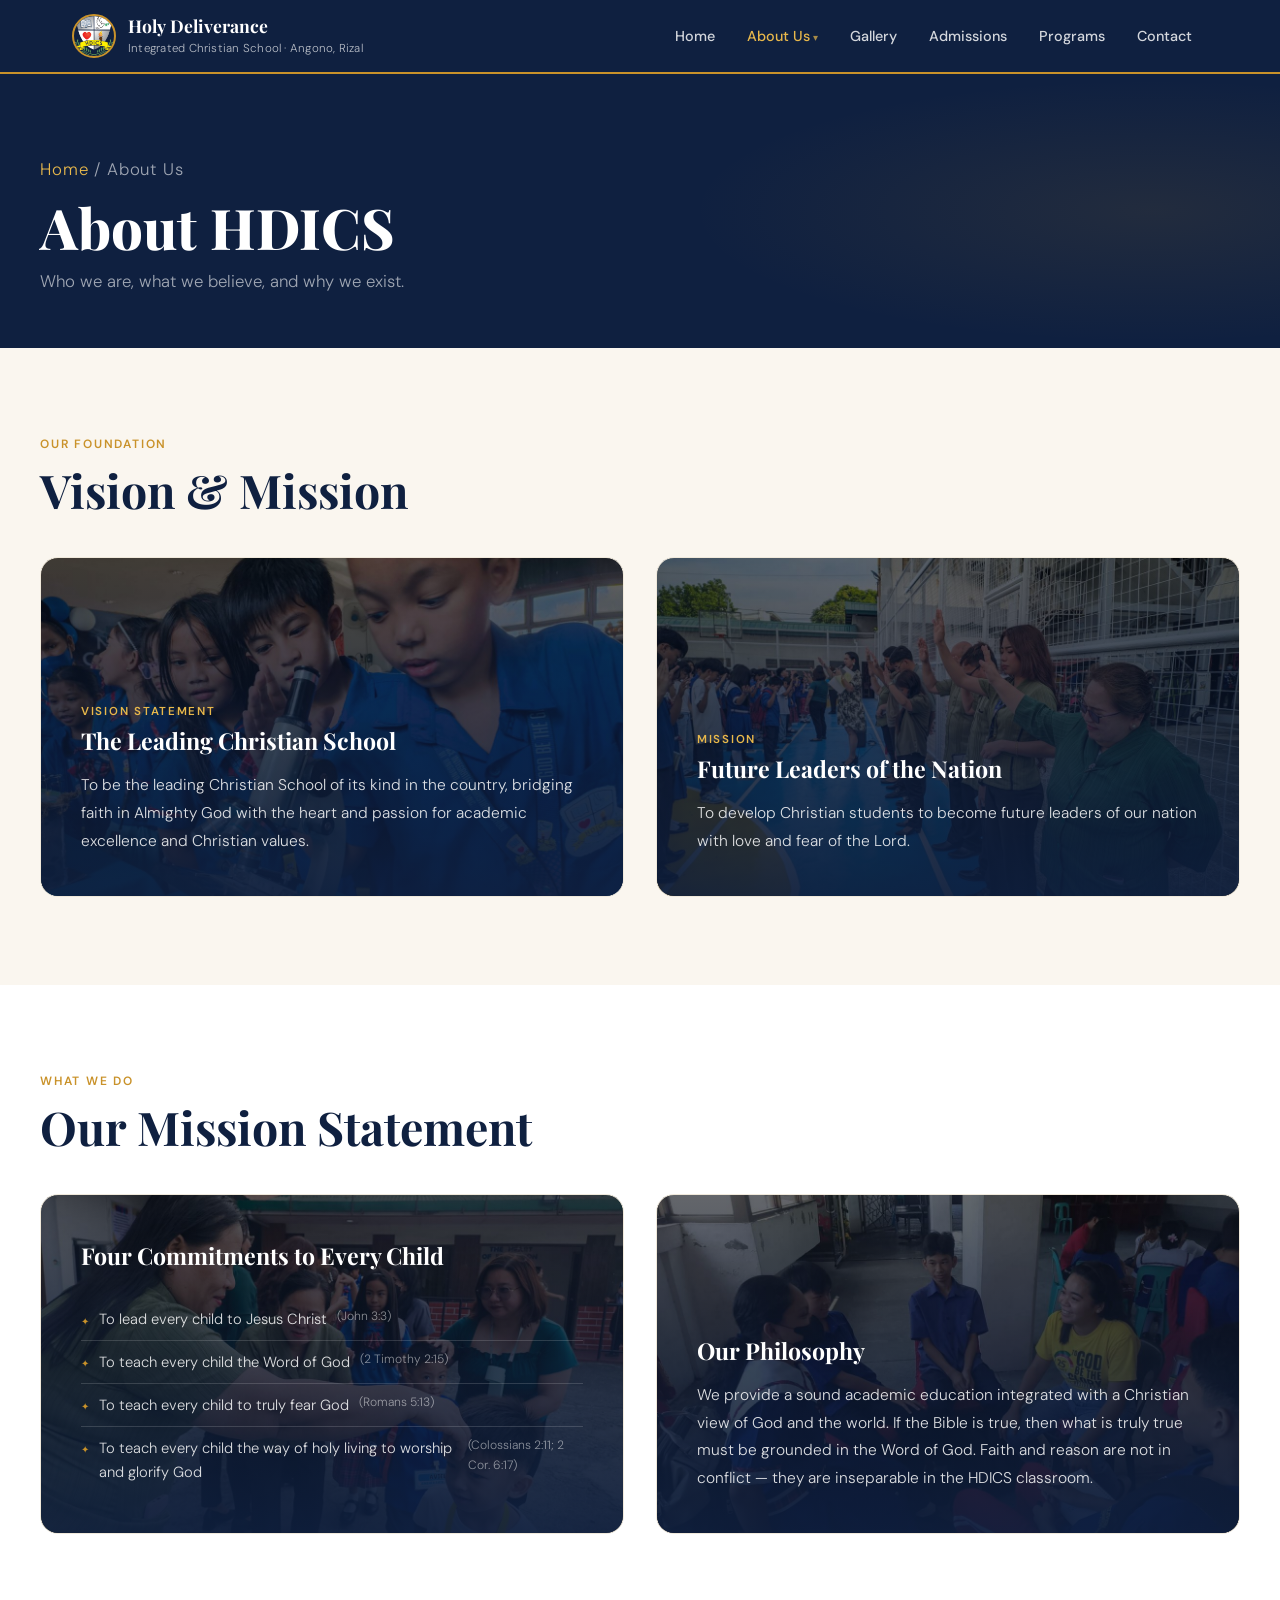
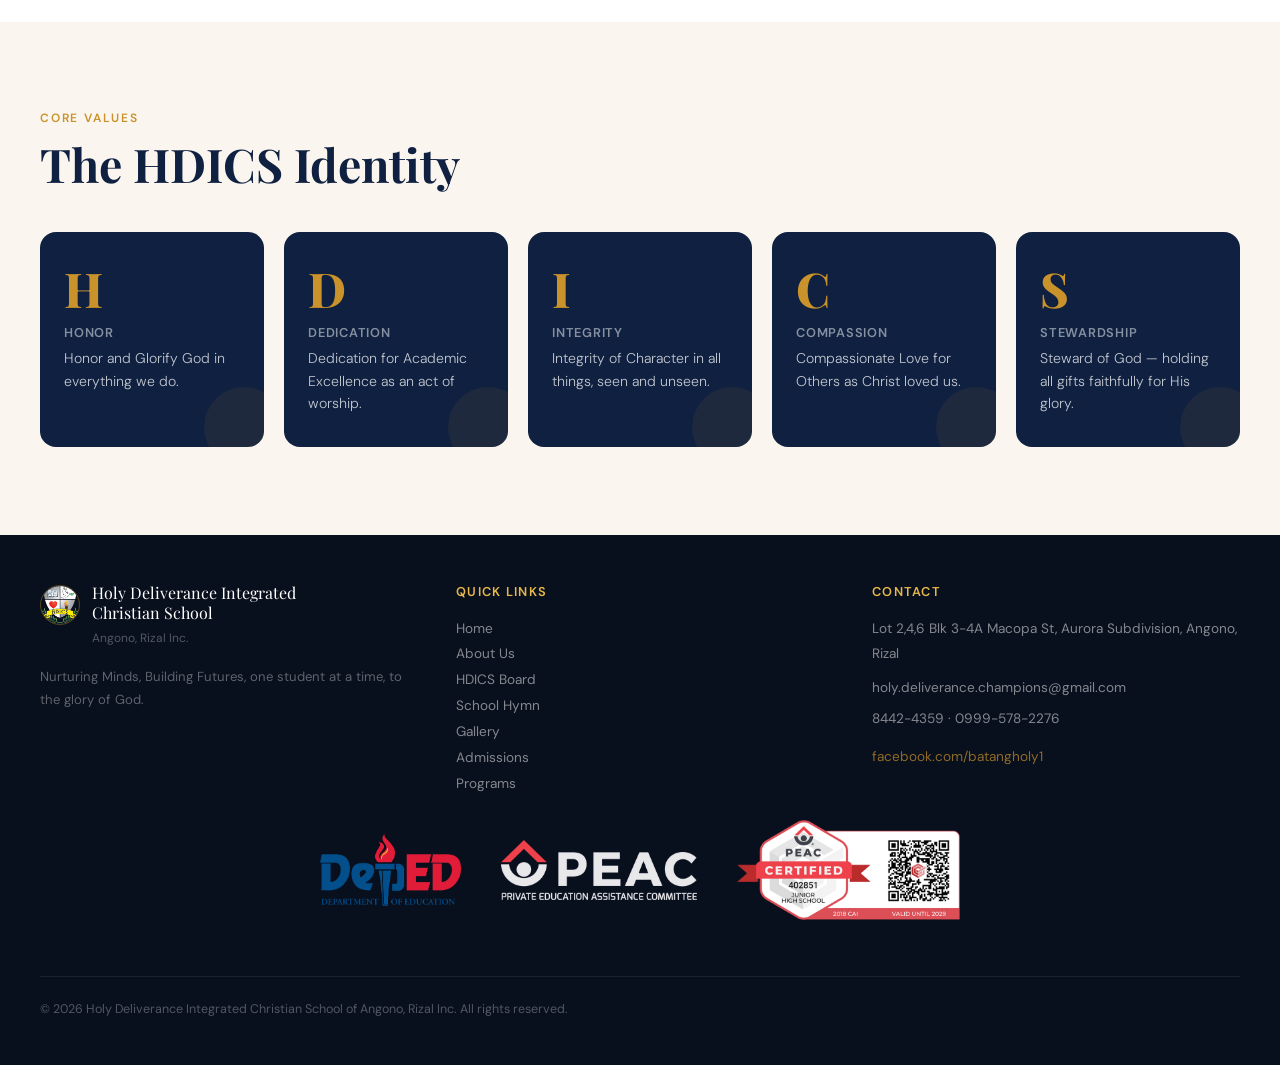
<file: about-us.html>
<!DOCTYPE html>
<html lang="en">
<head>
    <meta charset="UTF-8">
    <meta name="viewport" content="width=device-width, initial-scale=1.0">
    <title>About Us | HDICS</title>
    <link rel="preconnect" href="https://fonts.googleapis.com">
    <link rel="preconnect" href="https://fonts.gstatic.com" crossorigin>
    <link href="https://fonts.googleapis.com/css2?family=Playfair+Display:ital,wght@0,600;0,700;0,800;1,600&family=DM+Sans:wght@300;400;500;600&display=swap" rel="stylesheet">
    <link rel="icon" type="image/png" href="favicon.png">
    <link rel="stylesheet" href="shared.css">
    <style>
        .about-grid { display: grid; grid-template-columns: 1fr 1fr; gap: 2rem; }
        .about-grid.full { grid-template-columns: 1fr; }
        @media (max-width: 768px) { .about-grid { grid-template-columns: 1fr; } }

        .about-card {
            background: var(--white);
            border-radius: 18px;
            padding: 2.5rem;
            border: 1px solid var(--cream-dark);
            position: relative;
            overflow: hidden;
            transition: box-shadow 0.3s;
        }
        .about-card:hover { box-shadow: 0 12px 40px rgba(15,32,64,0.09); }
        .about-card-gold-line {
            position: absolute;
            left: 0; top: 0; bottom: 0;
            width: 4px;
            background: linear-gradient(to bottom, var(--gold), transparent);
        }
        .about-card h3 {
            font-family: 'Playfair Display', serif;
            font-size: 1.45rem;
            font-weight: 700;
            color: var(--navy);
            margin-bottom: 1rem;
        }
        .about-card h3 small {
            display: block;
            font-family: 'DM Sans', sans-serif;
            font-size: 0.72rem;
            font-weight: 600;
            letter-spacing: 0.15em;
            text-transform: uppercase;
            color: var(--gold);
            margin-bottom: 0.4rem;
        }
        .about-card p {
            color: var(--gray-text);
            line-height: 1.8;
            font-size: 0.97rem;
            font-weight: 300;
        }
        .about-card ul {
            list-style: none;
            margin-top: 0.75rem;
        }
        .about-card ul li {
            display: flex;
            align-items: flex-start;
            gap: 10px;
            padding: 0.55rem 0;
            border-bottom: 1px solid var(--cream-dark);
            font-size: 0.92rem;
            color: var(--gray-text);
            line-height: 1.65;
            font-weight: 300;
        }
        .about-card ul li:last-child { border-bottom: none; }
        .about-card ul li::before {
            content: '✦';
            color: var(--gold);
            font-size: 0.65em;
            margin-top: 0.45rem;
            flex-shrink: 0;
        }

        .about-card.photo-card {
            background-size: cover;
            background-position: center;
            color: var(--white);
            min-height: 340px;
            display: flex;
            flex-direction: column;
            justify-content: flex-end;
        }
        .about-card.photo-card::after {
            content: '';
            position: absolute;
            inset: 0;
            background: linear-gradient(180deg, rgba(15,32,64,0.15) 0%, rgba(15,32,64,0.65) 65%, rgba(15,32,64,0.88) 100%);
            z-index: 0;
        }
        .about-card.photo-card > * { position: relative; z-index: 1; }
        .about-card.photo-card h3 { color: var(--white); }
        .about-card.photo-card h3 small { color: var(--gold-light); }
        .about-card.photo-card p { color: rgba(255,255,255,0.85); }
        .about-card.photo-card ul li { color: rgba(255,255,255,0.85); border-bottom-color: rgba(255,255,255,0.15); }

        .core-values-grid {
            display: grid;
            grid-template-columns: repeat(auto-fit, minmax(200px, 1fr));
            gap: 1.25rem;
            margin-top: 2.5rem;
        }
        .cv-card {
            background: var(--navy);
            border-radius: 16px;
            padding: 2rem 1.5rem;
            position: relative;
            overflow: hidden;
            transition: transform 0.25s;
        }
        .cv-card:hover { transform: translateY(-3px); }
        .cv-card::before {
            content: '';
            position: absolute;
            bottom: 0; right: 0;
            width: 80px; height: 80px;
            background: rgba(201,146,42,0.08);
            border-radius: 50%;
            transform: translate(25%, 25%);
        }
        .cv-letter {
            font-family: 'Playfair Display', serif;
            font-size: 3rem;
            font-weight: 800;
            color: var(--gold);
            line-height: 1;
            margin-bottom: 0.75rem;
        }
        .cv-title {
            font-size: 0.8rem;
            font-weight: 600;
            letter-spacing: 0.06em;
            text-transform: uppercase;
            color: rgba(255,255,255,0.5);
            margin-bottom: 0.4rem;
        }
        .cv-desc {
            font-size: 0.88rem;
            color: rgba(255,255,255,0.75);
            line-height: 1.6;
            font-weight: 300;
        }

        .about-bg { background: var(--cream); }
        .about-white { background: var(--white); }
    </style>
</head>
<body data-page="about-us">

    <div id="nav-placeholder">
        <div class="nav-skeleton">
            <div class="nav-skeleton-brand">
                <div class="skel skel-circle" style="width:44px;height:44px;"></div>
                <div>
                    <div class="skel" style="width:160px;height:14px;margin-bottom:6px;"></div>
                    <div class="skel" style="width:210px;height:10px;"></div>
                </div>
            </div>
            <div class="nav-skeleton-links">
                <div class="skel" style="width:50px;height:12px;"></div>
                <div class="skel" style="width:70px;height:12px;"></div>
                <div class="skel" style="width:55px;height:12px;"></div>
                <div class="skel" style="width:80px;height:12px;"></div>
                <div class="skel" style="width:65px;height:12px;"></div>
                <div class="skel" style="width:60px;height:12px;"></div>
                <div class="skel" style="width:100px;height:34px;border-radius:20px;"></div>
            </div>
        </div>
    </div>

    <div class="page-banner">
        <div class="page-banner-inner">
            <p class="page-banner-crumb"><a href="index.html">Home</a> / About Us</p>
            <h1>About HDICS</h1>
            <p>Who we are, what we believe, and why we exist.</p>
        </div>
    </div>

    <!-- VISION & MISSION -->
    <section class="section about-bg">
        <div class="section-inner">
            <p class="section-label">Our Foundation</p>
            <h2 class="section-title" style="margin-bottom:2.5rem;">Vision &amp; Mission</h2>
            <div class="about-grid">
                <div class="about-card photo-card" id="vision" style="background-image: url('about-microscope.jpg');">
                    <div class="about-card-gold-line"></div>
                    <h3><small>Vision Statement</small>The Leading Christian School</h3>
                    <p>To be the leading Christian School of its kind in the country, bridging faith in Almighty God with the heart and passion for academic excellence and Christian values.</p>
                </div>
                <div class="about-card photo-card" id="mission" style="background-image: url('about-dedication.jpg');">
                    <div class="about-card-gold-line"></div>
                    <h3><small>Mission</small>Future Leaders of the Nation</h3>
                    <p>To develop Christian students to become future leaders of our nation with love and fear of the Lord.</p>
                </div>
            </div>
        </div>
    </section>

    <!-- MISSION STATEMENT -->
    <section class="section about-white">
        <div class="section-inner">
            <p class="section-label">What We Do</p>
            <h2 class="section-title" style="margin-bottom:2.5rem;">Our Mission Statement</h2>
            <div class="about-grid">
                <div class="about-card photo-card" style="background-image: url('about-welcome.jpg');">
                    <div class="about-card-gold-line"></div>
                    <h3>Four Commitments to Every Child</h3>
                    <ul>
                        <li>To lead every child to Jesus Christ <span style="opacity:0.6;font-size:0.82em;">(John 3:3)</span></li>
                        <li>To teach every child the Word of God <span style="opacity:0.6;font-size:0.82em;">(2 Timothy 2:15)</span></li>
                        <li>To teach every child to truly fear God <span style="opacity:0.6;font-size:0.82em;">(Romans 5:13)</span></li>
                        <li>To teach every child the way of holy living to worship and glorify God <span style="opacity:0.6;font-size:0.82em;">(Colossians 2:11; 2 Cor. 6:17)</span></li>
                    </ul>
                </div>
                <div class="about-card photo-card" style="background-image: url('about-philosophy.jpg');">
                    <div class="about-card-gold-line"></div>
                    <h3>Our Philosophy</h3>
                    <p>We provide a sound academic education integrated with a Christian view of God and the world. If the Bible is true, then what is truly true must be grounded in the Word of God. Faith and reason are not in conflict — they are inseparable in the HDICS classroom.</p>
                </div>
            </div>
        </div>
    </section>

    <!-- CORE VALUES -->
    <section class="section about-bg" id="core-values">
        <div class="section-inner">
            <p class="section-label">Core Values</p>
            <h2 class="section-title">The HDICS Identity</h2>
            <div class="core-values-grid">
                <div class="cv-card">
                    <div class="cv-letter">H</div>
                    <p class="cv-title">Honor</p>
                    <p class="cv-desc">Honor and Glorify God in everything we do.</p>
                </div>
                <div class="cv-card">
                    <div class="cv-letter">D</div>
                    <p class="cv-title">Dedication</p>
                    <p class="cv-desc">Dedication for Academic Excellence as an act of worship.</p>
                </div>
                <div class="cv-card">
                    <div class="cv-letter">I</div>
                    <p class="cv-title">Integrity</p>
                    <p class="cv-desc">Integrity of Character in all things, seen and unseen.</p>
                </div>
                <div class="cv-card">
                    <div class="cv-letter">C</div>
                    <p class="cv-title">Compassion</p>
                    <p class="cv-desc">Compassionate Love for Others as Christ loved us.</p>
                </div>
                <div class="cv-card">
                    <div class="cv-letter">S</div>
                    <p class="cv-title">Stewardship</p>
                    <p class="cv-desc">Steward of God — holding all gifts faithfully for His glory.</p>
                </div>
            </div>
        </div>
    </section>

    <div id="footer-placeholder">
        <div class="footer-skeleton">
            <div class="footer-skeleton-inner">
                <div class="footer-skeleton-col">
                    <div class="skel skel-circle" style="width:40px;height:40px;"></div>
                    <div class="skel" style="width:70%;height:14px;"></div>
                    <div class="skel" style="width:50%;height:10px;"></div>
                </div>
                <div class="footer-skeleton-col">
                    <div class="skel" style="width:40%;height:12px;margin-bottom:0.4rem;"></div>
                    <div class="skel" style="width:60%;height:10px;"></div>
                    <div class="skel" style="width:55%;height:10px;"></div>
                    <div class="skel" style="width:65%;height:10px;"></div>
                    <div class="skel" style="width:50%;height:10px;"></div>
                </div>
                <div class="footer-skeleton-col">
                    <div class="skel" style="width:40%;height:12px;margin-bottom:0.4rem;"></div>
                    <div class="skel" style="width:80%;height:10px;"></div>
                    <div class="skel" style="width:70%;height:10px;"></div>
                    <div class="skel" style="width:60%;height:10px;"></div>
                </div>
            </div>
            <div class="footer-skeleton-accred">
                <div class="skel" style="width:100px;height:60px;"></div>
                <div class="skel" style="width:120px;height:60px;"></div>
                <div class="skel" style="width:90px;height:60px;"></div>
            </div>
            <div class="footer-skeleton-bottom">
                <div class="skel" style="width:280px;height:12px;"></div>
            </div>
        </div>
    </div>

    <script src="shared.js"></script>

</body>
</html>
</file>
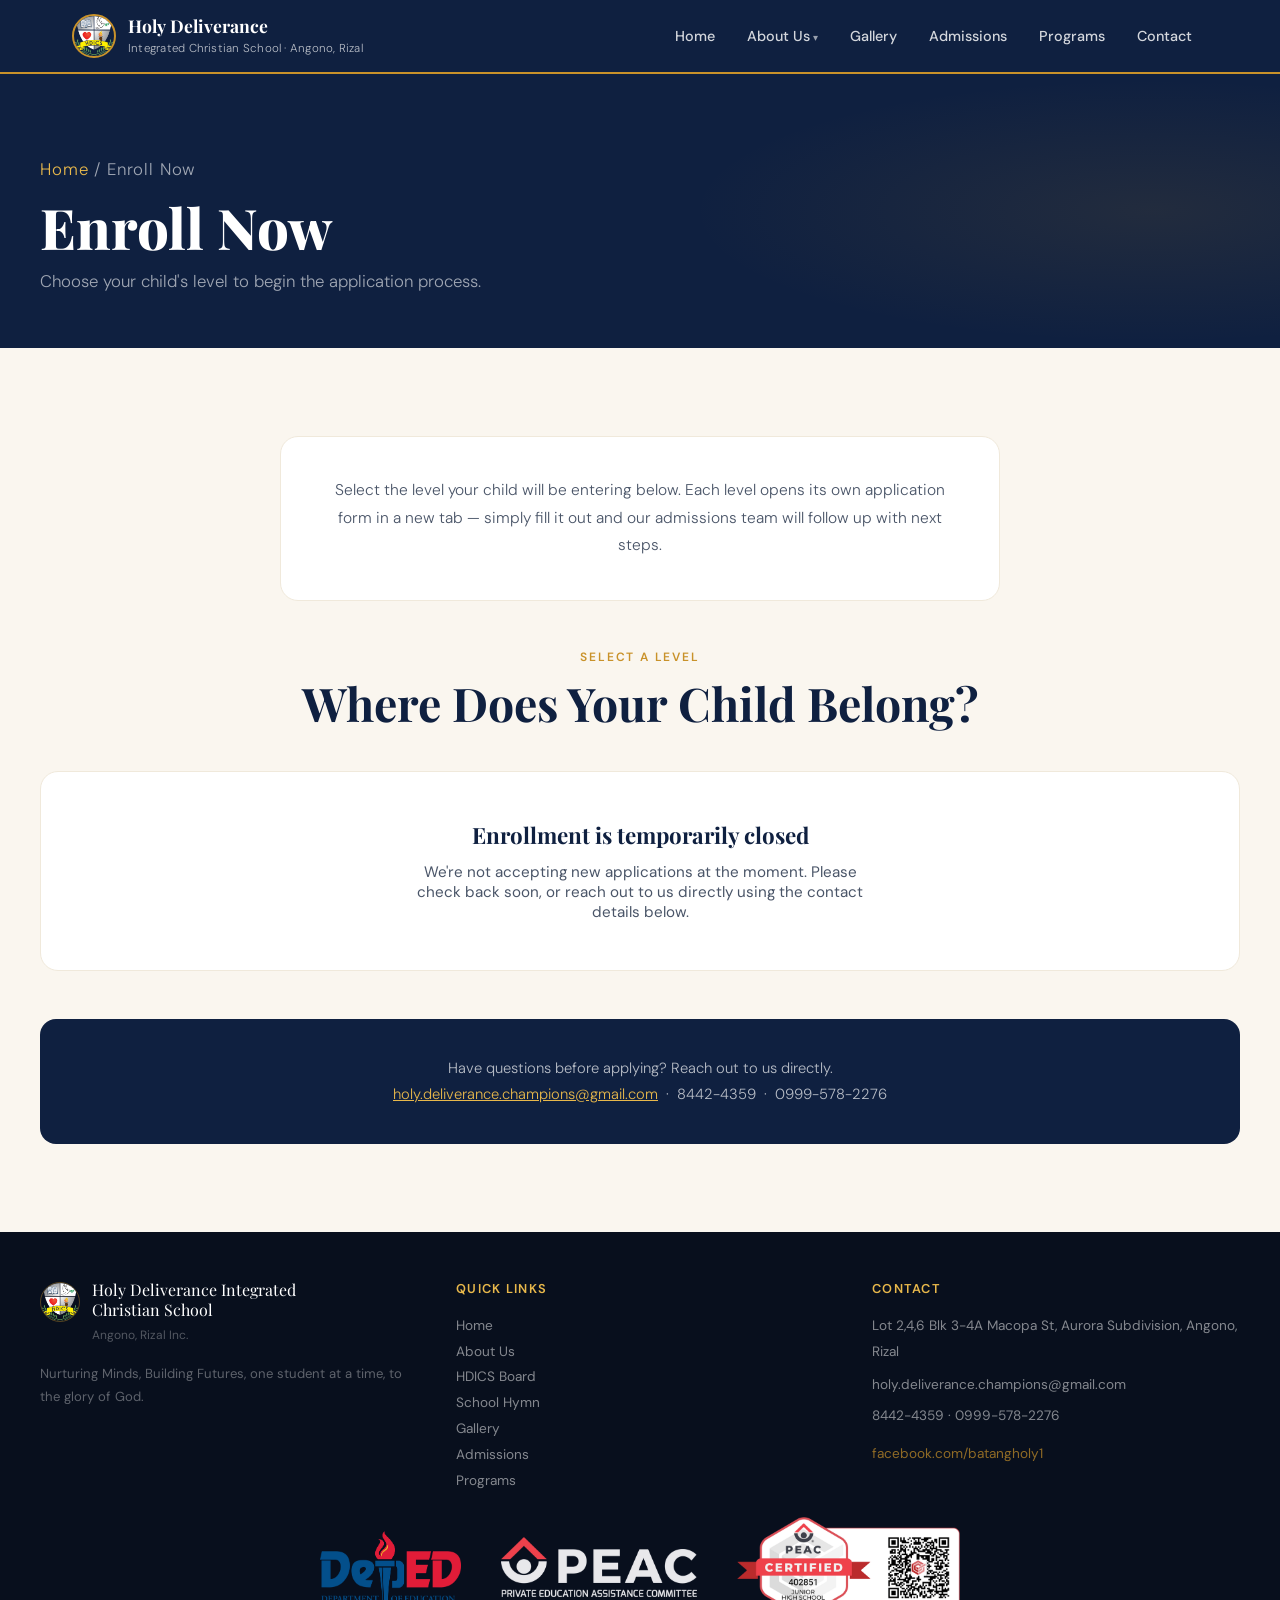
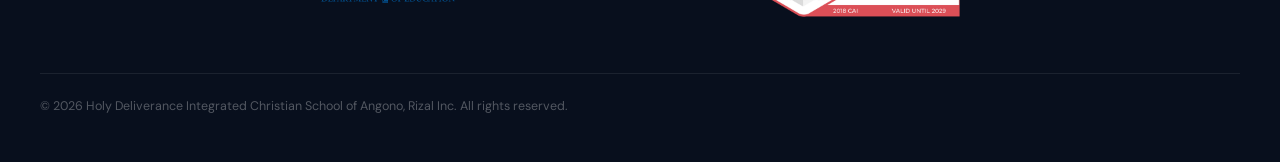
<file: enroll-now.html>
<!DOCTYPE html>
<html lang="en">
<head>
    <meta charset="UTF-8">
    <meta name="viewport" content="width=device-width, initial-scale=1.0">
    <title>Enroll Now | HDICS</title>
    <link rel="preconnect" href="https://fonts.googleapis.com">
    <link rel="preconnect" href="https://fonts.gstatic.com" crossorigin>
    <link href="https://fonts.googleapis.com/css2?family=Playfair+Display:ital,wght@0,600;0,700;0,800;1,600&family=DM+Sans:wght@300;400;500;600&display=swap" rel="stylesheet">
    <link rel="icon" type="image/png" href="favicon.png">
    <link rel="stylesheet" href="shared.css">
    <style>
        .enroll-section { background: var(--cream); }
        .enroll-intro {
            background: var(--white);
            border-radius: 18px;
            padding: 2.5rem;
            border: 1px solid var(--cream-dark);
            max-width: 720px;
            margin: 0 auto 3rem;
            text-align: center;
        }
        .enroll-intro p { color: var(--gray-text); line-height: 1.8; font-size: 0.97rem; font-weight: 300; }

        .enroll-grid {
            display: grid;
            grid-template-columns: repeat(auto-fit, minmax(280px, 1fr));
            gap: 1.75rem;
        }
        .enroll-card {
            background: var(--white);
            border-radius: 20px;
            overflow: hidden;
            border: 1px solid var(--cream-dark);
            text-decoration: none;
            display: block;
            position: relative;
            transition: transform 0.25s, box-shadow 0.25s;
        }
        .enroll-card:hover { transform: translateY(-6px); box-shadow: 0 20px 50px rgba(15,32,64,0.14); }
        .enroll-card-photo {
            position: relative;
            height: 340px;
            background-size: cover;
            background-position: center top;
            overflow: hidden;
        }
        .enroll-card-photo::after {
            content: '';
            position: absolute;
            inset: 0;
            background: linear-gradient(180deg, rgba(15,32,64,0.05) 0%, rgba(15,32,64,0.55) 70%, rgba(15,32,64,0.85) 100%);
        }
        .enroll-card-grade {
            position: absolute;
            top: 1.25rem;
            left: 1.25rem;
            z-index: 1;
            background: rgba(201,146,42,0.92);
            color: var(--navy);
            font-size: 0.72rem;
            font-weight: 700;
            letter-spacing: 0.08em;
            text-transform: uppercase;
            padding: 0.35rem 0.85rem;
            border-radius: 100px;
        }
        .enroll-card-body {
            position: absolute;
            bottom: 0; left: 0; right: 0;
            z-index: 1;
            padding: 1.75rem;
        }
        .enroll-card-body h3 {
            font-family: 'Playfair Display', serif;
            font-size: 1.5rem;
            font-weight: 700;
            color: var(--white);
            margin-bottom: 0.5rem;
            line-height: 1.25;
        }
        .enroll-card-cta {
            display: inline-flex;
            align-items: center;
            gap: 8px;
            color: var(--gold-light);
            font-weight: 600;
            font-size: 0.88rem;
        }
        .enroll-card-cta::after { content: '→'; transition: transform 0.2s; }
        .enroll-card:hover .enroll-card-cta::after { transform: translateX(4px); }

        .enroll-note {
            margin-top: 3rem;
            text-align: center;
            background: var(--navy);
            border-radius: 16px;
            padding: 2.25rem;
            color: rgba(255,255,255,0.7);
            font-size: 0.92rem;
            line-height: 1.8;
            font-weight: 300;
        }
        .enroll-note a { color: var(--gold-light); }
    </style>
</head>
<body data-page="enroll-now">

    <div id="nav-placeholder">
        <div class="nav-skeleton">
            <div class="nav-skeleton-brand">
                <div class="skel skel-circle" style="width:44px;height:44px;"></div>
                <div>
                    <div class="skel" style="width:160px;height:14px;margin-bottom:6px;"></div>
                    <div class="skel" style="width:210px;height:10px;"></div>
                </div>
            </div>
            <div class="nav-skeleton-links">
                <div class="skel" style="width:50px;height:12px;"></div>
                <div class="skel" style="width:70px;height:12px;"></div>
                <div class="skel" style="width:55px;height:12px;"></div>
                <div class="skel" style="width:80px;height:12px;"></div>
                <div class="skel" style="width:65px;height:12px;"></div>
                <div class="skel" style="width:60px;height:12px;"></div>
                <div class="skel" style="width:100px;height:34px;border-radius:20px;"></div>
            </div>
        </div>
    </div>

    <div class="page-banner">
        <div class="page-banner-inner">
            <p class="page-banner-crumb"><a href="index.html">Home</a> / Enroll Now</p>
            <h1>Enroll Now</h1>
            <p>Choose your child's level to begin the application process.</p>
        </div>
    </div>

    <section class="section enroll-section">
        <div class="section-inner">
            <div class="enroll-intro">
                <p>Select the level your child will be entering below. Each level opens its own application form in a new tab — simply fill it out and our admissions team will follow up with next steps.</p>
            </div>

            <p class="section-label" style="text-align:center;">Select a Level</p>
            <h2 class="section-title" style="text-align:center; margin-bottom:2.5rem;">Where Does Your Child Belong?</h2>

            <div class="enroll-grid" id="enroll-grid">
                <div style="grid-column:1/-1; text-align:center; background:var(--white); border:1px solid var(--cream-dark); border-radius:18px; padding:3rem 2rem;">
                    <p style="font-family:'Playfair Display', serif; font-size:1.4rem; font-weight:700; color:var(--navy); margin-bottom:0.75rem;">Enrollment is temporarily closed</p>
                    <p style="color:var(--gray-text); font-size:0.95rem; max-width:480px; margin:0 auto;">We're not accepting new applications at the moment. Please check back soon, or reach out to us directly using the contact details below.</p>
                </div>
            </div>

            <div class="enroll-note">
                Have questions before applying? Reach out to us directly.<br>
                <a href="mailto:holy.deliverance.champions@gmail.com">holy.deliverance.champions@gmail.com</a> &nbsp;·&nbsp; 8442-4359 &nbsp;·&nbsp; 0999-578-2276
            </div>
        </div>
    </section>

    <div id="footer-placeholder">
        <div class="footer-skeleton">
            <div class="footer-skeleton-inner">
                <div class="footer-skeleton-col">
                    <div class="skel skel-circle" style="width:40px;height:40px;"></div>
                    <div class="skel" style="width:70%;height:14px;"></div>
                    <div class="skel" style="width:50%;height:10px;"></div>
                </div>
                <div class="footer-skeleton-col">
                    <div class="skel" style="width:40%;height:12px;margin-bottom:0.4rem;"></div>
                    <div class="skel" style="width:60%;height:10px;"></div>
                    <div class="skel" style="width:55%;height:10px;"></div>
                    <div class="skel" style="width:65%;height:10px;"></div>
                    <div class="skel" style="width:50%;height:10px;"></div>
                </div>
                <div class="footer-skeleton-col">
                    <div class="skel" style="width:40%;height:12px;margin-bottom:0.4rem;"></div>
                    <div class="skel" style="width:80%;height:10px;"></div>
                    <div class="skel" style="width:70%;height:10px;"></div>
                    <div class="skel" style="width:60%;height:10px;"></div>
                </div>
            </div>
            <div class="footer-skeleton-accred">
                <div class="skel" style="width:100px;height:60px;"></div>
                <div class="skel" style="width:120px;height:60px;"></div>
                <div class="skel" style="width:90px;height:60px;"></div>
            </div>
            <div class="footer-skeleton-bottom">
                <div class="skel" style="width:280px;height:12px;"></div>
            </div>
        </div>
    </div>

    <script src="shared.js"></script>

    <script>
        fetch('data/enroll.json?v=' + Date.now())
            .then(res => res.json())
            .then(data => {
                if (!data.enabled) return; // closed notice is already the default markup — nothing to do

                const dom = window.HDICS.dom;
                const grid = document.getElementById('enroll-grid');
                dom.renderList(grid, data.levels, lvl => {
                    const href = dom.safeExternalUrl(lvl.form_url, 'enrollment form URL') || '#';
                    const card = dom.el('a', { className: 'enroll-card', attrs: { href: href, target: '_blank', rel: 'noopener noreferrer' } });
                    const photo = dom.el('div', { className: 'enroll-card-photo' });
                    const safePhoto = dom.safeLocalAsset(lvl.photo, 'enrollment photo');
                    if (safePhoto) photo.style.backgroundImage = `url('${safePhoto}')`;
                    const body = dom.el('div', { className: 'enroll-card-body' });
                    dom.appendChildren(body, [
                        dom.el('h3', { text: lvl.name }),
                        dom.el('span', { className: 'enroll-card-cta', text: 'Apply Now' })
                    ]);
                    dom.appendChildren(photo, [
                        dom.el('span', { className: 'enroll-card-grade', text: lvl.grades }),
                        body
                    ]);
                    card.appendChild(photo);
                    return card;
                });
            })
            .catch(err => {
                document.getElementById('enroll-grid').innerHTML = '<p style="color:rgba(15,32,64,0.4);">Unable to load enrollment options right now.</p>';
                console.error('Enrollment data failed to load:', err);
            });
    </script>

</body>
</html>
</file>
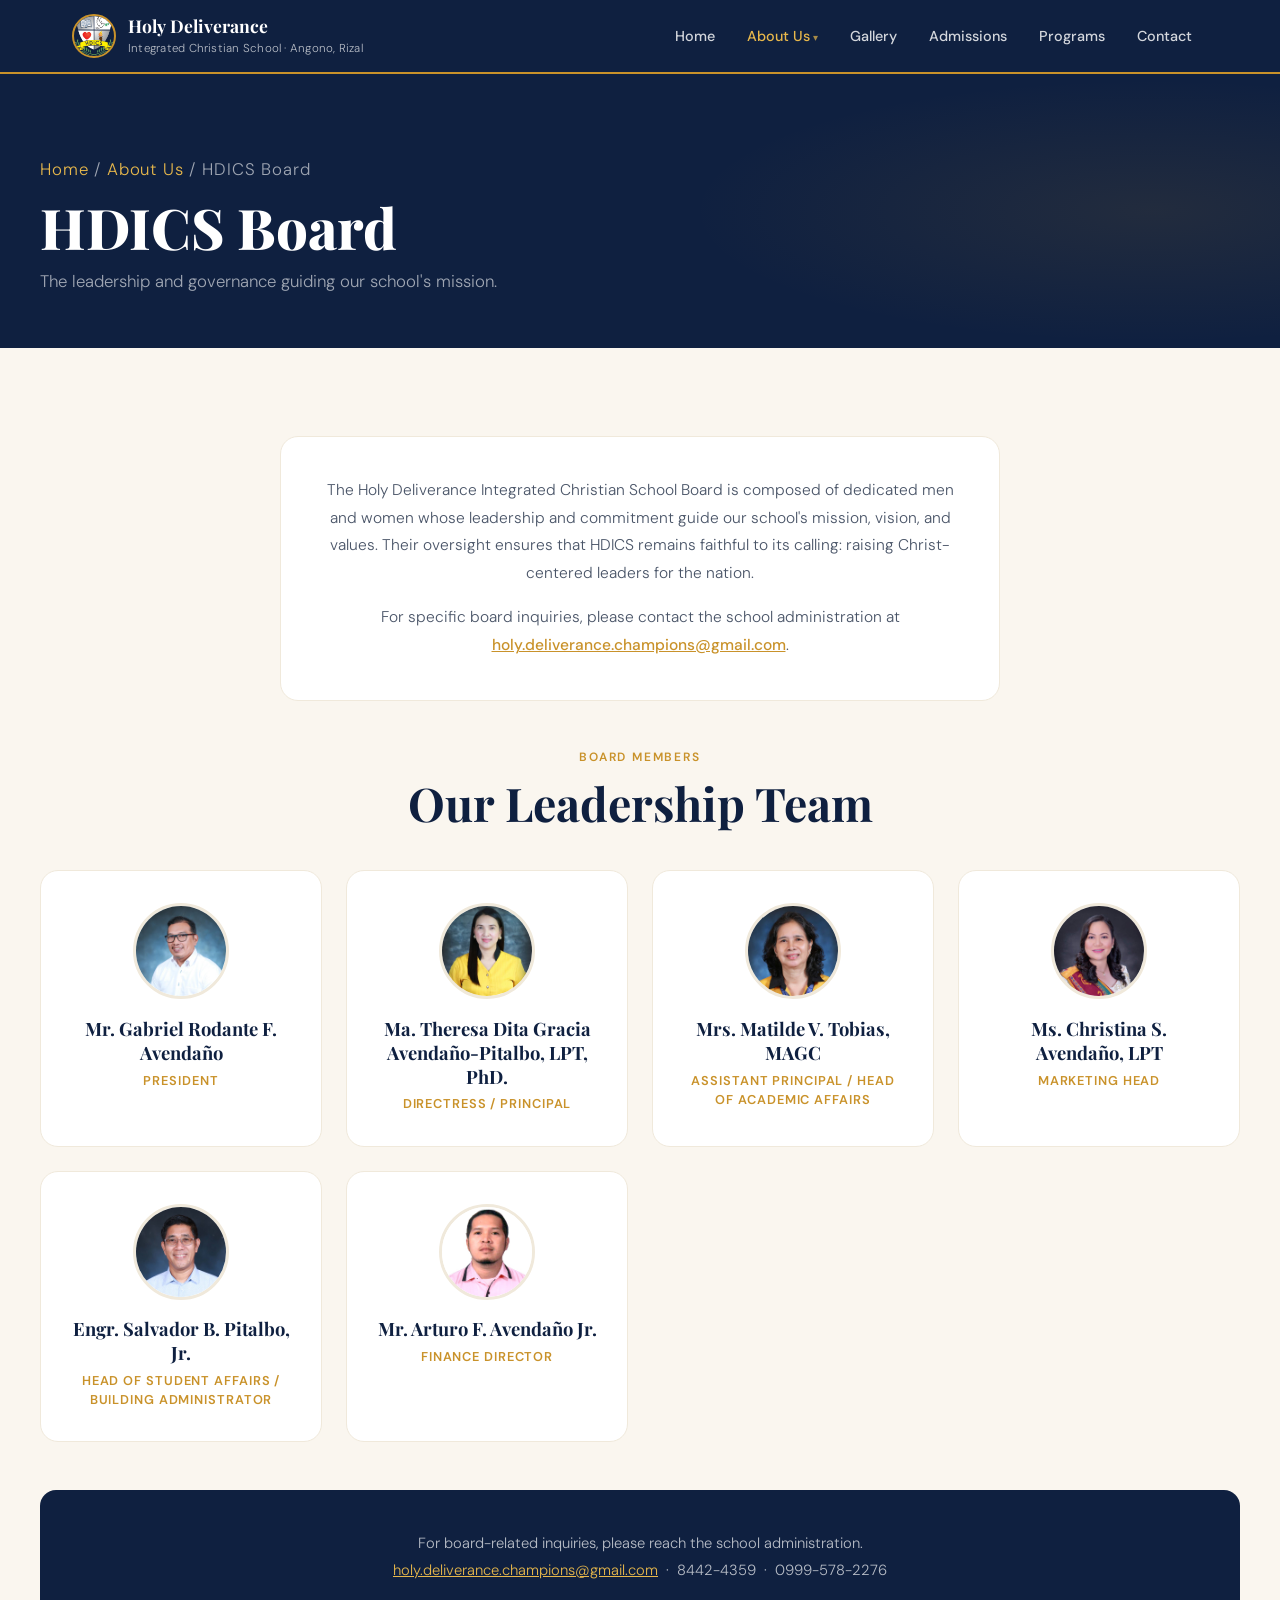
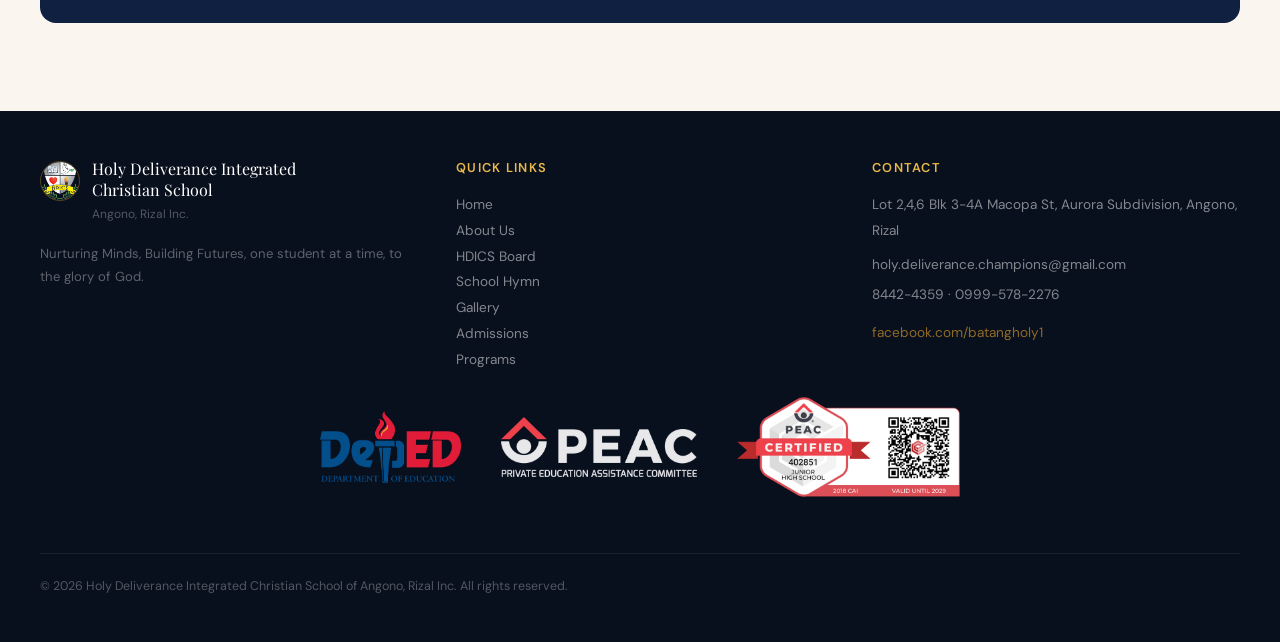
<file: hdics-board.html>
<!DOCTYPE html>
<html lang="en">
<head>
    <meta charset="UTF-8">
    <meta name="viewport" content="width=device-width, initial-scale=1.0">
    <title>HDICS Board</title>
    <link rel="preconnect" href="https://fonts.googleapis.com">
    <link rel="preconnect" href="https://fonts.gstatic.com" crossorigin>
    <link href="https://fonts.googleapis.com/css2?family=Playfair+Display:ital,wght@0,600;0,700;0,800;1,600&family=DM+Sans:wght@300;400;500;600&display=swap" rel="stylesheet">
    <link rel="icon" type="image/png" href="favicon.png">
    <link rel="stylesheet" href="shared.css">
    <style>
        .board-section { background: var(--cream); }
        .board-intro {
            background: var(--white);
            border-radius: 18px;
            padding: 2.5rem;
            border: 1px solid var(--cream-dark);
            max-width: 720px;
            margin: 0 auto 3rem;
            text-align: center;
        }
        .board-intro p { color: var(--gray-text); line-height: 1.8; font-size: 0.97rem; font-weight: 300; }
        .board-grid {
            display: grid;
            grid-template-columns: repeat(auto-fill, minmax(260px, 1fr));
            gap: 1.5rem;
        }
        .board-card {
            background: var(--white);
            border-radius: 18px;
            padding: 2rem 1.75rem;
            border: 1px solid var(--cream-dark);
            text-align: center;
            transition: transform 0.25s, box-shadow 0.25s;
            position: relative;
            overflow: hidden;
        }
        .board-card:hover { transform: translateY(-4px); box-shadow: 0 14px 40px rgba(15,32,64,0.09); }
        .board-card::after {
            content: '';
            position: absolute;
            bottom: 0; left: 0; right: 0;
            height: 3px;
            background: linear-gradient(90deg, var(--navy), var(--gold));
            transform: scaleX(0);
            transition: transform 0.3s;
        }
        .board-card:hover::after { transform: scaleX(1); }
        .board-avatar {
            width: 96px; height: 96px;
            background: var(--navy);
            border-radius: 50%;
            margin: 0 auto 1.1rem;
            overflow: hidden;
            border: 3px solid var(--cream-dark);
        }
        .board-avatar img {
            width: 100%;
            height: 100%;
            object-fit: cover;
            display: block;
        }
        .board-name { font-family: 'Playfair Display', serif; font-size: 1.15rem; font-weight: 700; color: var(--navy); margin-bottom: 0.35rem; line-height: 1.3; }
        .board-role { font-size: 0.8rem; font-weight: 600; letter-spacing: 0.07em; text-transform: uppercase; color: var(--gold); line-height: 1.5; }
        .contact-note {
            margin-top: 3rem;
            text-align: center;
            background: var(--navy);
            border-radius: 16px;
            padding: 2.5rem;
            color: rgba(255,255,255,0.7);
            font-size: 0.92rem;
            line-height: 1.8;
            font-weight: 300;
        }
        .contact-note a { color: var(--gold-light); }
    </style>
</head>
<body data-page="hdics-board">

    <div id="nav-placeholder">
        <div class="nav-skeleton">
            <div class="nav-skeleton-brand">
                <div class="skel skel-circle" style="width:44px;height:44px;"></div>
                <div>
                    <div class="skel" style="width:160px;height:14px;margin-bottom:6px;"></div>
                    <div class="skel" style="width:210px;height:10px;"></div>
                </div>
            </div>
            <div class="nav-skeleton-links">
                <div class="skel" style="width:50px;height:12px;"></div>
                <div class="skel" style="width:70px;height:12px;"></div>
                <div class="skel" style="width:55px;height:12px;"></div>
                <div class="skel" style="width:80px;height:12px;"></div>
                <div class="skel" style="width:65px;height:12px;"></div>
                <div class="skel" style="width:60px;height:12px;"></div>
                <div class="skel" style="width:100px;height:34px;border-radius:20px;"></div>
            </div>
        </div>
    </div>

    <div class="page-banner">
        <div class="page-banner-inner">
            <p class="page-banner-crumb"><a href="index.html">Home</a> / <a href="about-us.html">About Us</a> / HDICS Board</p>
            <h1>HDICS Board</h1>
            <p>The leadership and governance guiding our school's mission.</p>
        </div>
    </div>

    <section class="section board-section">
        <div class="section-inner">
            <div class="board-intro">
                <p>The Holy Deliverance Integrated Christian School Board is composed of dedicated men and women whose leadership and commitment guide our school's mission, vision, and values. Their oversight ensures that HDICS remains faithful to its calling: raising Christ-centered leaders for the nation.</p>
                <p style="margin-top:1rem;">For specific board inquiries, please contact the school administration at <a href="mailto:holy.deliverance.champions@gmail.com" style="color:var(--gold); font-weight:500;">holy.deliverance.champions@gmail.com</a>.</p>
            </div>

            <p class="section-label" style="text-align:center;">Board Members</p>
            <h2 class="section-title" style="text-align:center; margin-bottom:2.5rem;">Our Leadership Team</h2>

            <div class="board-grid" id="board-grid">
                <p style="color:rgba(15,32,64,0.4); font-size:0.9rem;">Loading board members…</p>
            </div>

            <div class="contact-note">
                For board-related inquiries, please reach the school administration.<br>
                <a href="mailto:holy.deliverance.champions@gmail.com">holy.deliverance.champions@gmail.com</a> &nbsp;·&nbsp; 8442-4359 &nbsp;·&nbsp; 0999-578-2276
            </div>
        </div>
    </section>

    <div id="footer-placeholder">
        <div class="footer-skeleton">
            <div class="footer-skeleton-inner">
                <div class="footer-skeleton-col">
                    <div class="skel skel-circle" style="width:40px;height:40px;"></div>
                    <div class="skel" style="width:70%;height:14px;"></div>
                    <div class="skel" style="width:50%;height:10px;"></div>
                </div>
                <div class="footer-skeleton-col">
                    <div class="skel" style="width:40%;height:12px;margin-bottom:0.4rem;"></div>
                    <div class="skel" style="width:60%;height:10px;"></div>
                    <div class="skel" style="width:55%;height:10px;"></div>
                    <div class="skel" style="width:65%;height:10px;"></div>
                    <div class="skel" style="width:50%;height:10px;"></div>
                </div>
                <div class="footer-skeleton-col">
                    <div class="skel" style="width:40%;height:12px;margin-bottom:0.4rem;"></div>
                    <div class="skel" style="width:80%;height:10px;"></div>
                    <div class="skel" style="width:70%;height:10px;"></div>
                    <div class="skel" style="width:60%;height:10px;"></div>
                </div>
            </div>
            <div class="footer-skeleton-accred">
                <div class="skel" style="width:100px;height:60px;"></div>
                <div class="skel" style="width:120px;height:60px;"></div>
                <div class="skel" style="width:90px;height:60px;"></div>
            </div>
            <div class="footer-skeleton-bottom">
                <div class="skel" style="width:280px;height:12px;"></div>
            </div>
        </div>
    </div>

    <script src="shared.js"></script>

    <script>
        fetch('data/board.json?v=' + Date.now())
            .then(res => res.json())
            .then(data => {
                const dom = window.HDICS.dom;
                const grid = document.getElementById('board-grid');
                dom.renderList(grid, data.members, m => {
                    const card = dom.el('div', { className: 'board-card' });
                    const avatar = dom.el('div', { className: 'board-avatar' });
                    const img = dom.el('img', { attrs: { alt: m.name || '' } });
                    const safePhoto = dom.safeLocalAsset(m.photo, 'board member photo');
                    if (safePhoto) img.src = safePhoto;
                    avatar.appendChild(img);
                    return dom.appendChildren(card, [
                        avatar,
                        dom.el('p', { className: 'board-name', text: m.name }),
                        dom.el('p', { className: 'board-role', text: m.role })
                    ]);
                });
            })
            .catch(err => {
                document.getElementById('board-grid').innerHTML = '<p style="color:rgba(15,32,64,0.4);">Unable to load board members right now.</p>';
                console.error('Board data failed to load:', err);
            });
    </script>

</body>
</html>
</file>
<file: shared.css>
*, *::before, *::after { box-sizing: border-box; margin: 0; padding: 0; }

:root {
    --navy: #0f2040;
    --navy-mid: #1a3360;
    --gold: #c9922a;
    --gold-light: #e8b84b;
    --cream: #faf6ef;
    --cream-dark: #f0e9db;
    --white: #ffffff;
    --gray-text: #4a5568;
}

html { scroll-behavior: smooth; }

body {
    font-family: 'DM Sans', sans-serif;
    background: var(--cream);
    color: var(--navy);
    overflow-x: hidden;
}

/* NAV */
.nav {
    position: sticky;
    top: 0;
    z-index: 100;
    background: var(--navy);
    border-bottom: 2px solid var(--gold);
}
.nav-inner {
    max-width: 1200px;
    margin: 0 auto;
    padding: 0 2rem;
    display: flex;
    align-items: center;
    justify-content: space-between;
    height: 72px;
}
.nav-brand {
    display: flex;
    align-items: center;
    gap: 12px;
    text-decoration: none;
}
.nav-brand img {
    width: 44px; height: 44px;
    border-radius: 50%;
    border: 2px solid var(--gold);
    object-fit: cover;
}
.nav-brand-text { color: var(--white); }
.nav-brand-text strong {
    display: block;
    font-family: 'Playfair Display', serif;
    font-size: 1.1rem;
    line-height: 1.2;
}
.nav-brand-text span { font-size: 0.72rem; opacity: 0.7; font-weight: 300; letter-spacing: 0.02em; }
.nav-links { display: flex; list-style: none; gap: 0; }
.nav-links a {
    color: rgba(255,255,255,0.82);
    text-decoration: none;
    font-size: 0.9rem;
    font-weight: 500;
    padding: 0.5rem 1rem;
    border-radius: 6px;
    transition: color 0.2s, background 0.2s;
    display: block;
}
.nav-links a:hover { color: var(--gold-light); background: rgba(255,255,255,0.06); }
.nav-links .active a { color: var(--gold-light); }
.nav-links .has-dropdown { position: relative; }
.nav-links .has-dropdown > a::after { content: ' ▾'; font-size: 0.7em; opacity: 0.7; }
.dropdown-menu {
    display: none;
    position: absolute;
    top: 100%;
    left: 0;
    background: var(--white);
    border-radius: 10px;
    box-shadow: 0 12px 40px rgba(15,32,64,0.18);
    min-width: 210px;
    overflow: hidden;
    border: 1px solid rgba(201,146,42,0.2);
}
.dropdown-menu a {
    display: block;
    padding: 0.65rem 1.1rem;
    color: var(--navy);
    font-size: 0.88rem;
    border-bottom: 1px solid var(--cream-dark);
    border-radius: 0;
}
.dropdown-menu a:last-child { border-bottom: none; }
.dropdown-menu a:hover { background: var(--cream); color: var(--gold); }
.has-dropdown:hover .dropdown-menu { display: block; }
.nav-cta { background: var(--gold) !important; color: var(--navy) !important; font-weight: 600 !important; border-radius: 6px !important; padding: 0.45rem 1.1rem !important; }
.nav-cta:hover { background: var(--gold-light) !important; color: var(--navy) !important; }

/* BUTTONS */
.btn-primary {
    background: var(--gold);
    color: var(--navy);
    font-weight: 700;
    font-size: 0.95rem;
    padding: 0.85rem 2rem;
    border-radius: 8px;
    text-decoration: none;
    display: inline-block;
    transition: background 0.2s, transform 0.2s, box-shadow 0.2s;
    box-shadow: 0 4px 20px rgba(201,146,42,0.35);
}
.btn-primary:hover { background: var(--gold-light); transform: translateY(-1px); box-shadow: 0 8px 28px rgba(201,146,42,0.45); }
.btn-outline {
    background: transparent;
    color: rgba(255,255,255,0.85);
    font-weight: 500;
    font-size: 0.95rem;
    padding: 0.85rem 2rem;
    border-radius: 8px;
    border: 1.5px solid rgba(255,255,255,0.25);
    text-decoration: none;
    display: inline-block;
    transition: border-color 0.2s, color 0.2s, background 0.2s;
}
.btn-outline:hover { border-color: rgba(255,255,255,0.6); color: var(--white); background: rgba(255,255,255,0.05); }

/* SECTIONS */
.section { padding: 5.5rem 2rem; }
.section-inner { max-width: 1200px; margin: 0 auto; }
.section-label { font-size: 0.75rem; font-weight: 600; letter-spacing: 0.15em; text-transform: uppercase; color: var(--gold); margin-bottom: 0.75rem; }
.section-title { font-family: 'Playfair Display', serif; font-size: clamp(2rem, 4vw, 2.9rem); font-weight: 700; line-height: 1.15; color: var(--navy); }

/* PAGE BANNER (inner pages) */
.page-banner {
    background: var(--navy);
    padding: 4.5rem 2rem 3.5rem;
    position: relative;
    overflow: hidden;
}
.page-banner::before {
    content: '';
    position: absolute;
    inset: 0;
    background: radial-gradient(ellipse 60% 80% at 90% 50%, rgba(201,146,42,0.10) 0%, transparent 60%);
}
.page-banner-inner { position: relative; z-index: 1; max-width: 1200px; margin: 0 auto; }
.page-banner-crumb {
    font-size: 0.78rem;
    color: rgba(255,255,255,0.45);
    margin-bottom: 1rem;
    letter-spacing: 0.05em;
}
.page-banner-crumb a { color: var(--gold-light); text-decoration: none; }
.page-banner h1 {
    font-family: 'Playfair Display', serif;
    font-size: clamp(2.2rem, 5vw, 3.5rem);
    font-weight: 800;
    color: var(--white);
    line-height: 1.1;
}
.page-banner p { color: rgba(255,255,255,0.6); font-size: 1.05rem; margin-top: 0.75rem; font-weight: 300; max-width: 500px; }

/* FOOTER */
footer { background: #080f1d; color: rgba(255,255,255,0.6); padding: 3rem 2rem; }
.footer-inner { max-width: 1200px; margin: 0 auto; display: grid; grid-template-columns: 1fr 1fr 1fr; gap: 3rem; }
.footer-brand { display: flex; align-items: flex-start; gap: 12px; }
.footer-brand img { width: 40px; height: 40px; border-radius: 50%; border: 1.5px solid rgba(201,146,42,0.4); object-fit: cover; flex-shrink: 0; margin-top: 2px; }
.footer-brand-name { font-family: 'Playfair Display', serif; font-size: 1rem; color: var(--white); line-height: 1.3; margin-bottom: 0.3rem; }
.footer-brand-sub { font-size: 0.75rem; opacity: 0.5; line-height: 1.5; }
.footer-col h5 { color: var(--gold-light); font-size: 0.8rem; font-weight: 600; letter-spacing: 0.1em; text-transform: uppercase; margin-bottom: 1rem; }
.footer-col p, .footer-col a { font-size: 0.85rem; line-height: 1.9; color: rgba(255,255,255,0.5); text-decoration: none; display: block; }
.footer-col a:hover { color: var(--gold-light); }
.footer-bottom { max-width: 1200px; margin: 2rem auto 0; padding-top: 1.5rem; border-top: 1px solid rgba(255,255,255,0.08); font-size: 0.78rem; color: rgba(255,255,255,0.3); display: flex; justify-content: space-between; flex-wrap: wrap; gap: 0.5rem; }

/* SKELETON LOADING (nav + footer, shown while partials/*.html fetch) */
.nav-skeleton {
    height: 72px;
    background: var(--navy);
    display: flex;
    align-items: center;
    justify-content: space-between;
    padding: 0 2rem;
    max-width: 1200px;
    margin: 0 auto;
}
.nav-skeleton-brand { display: flex; align-items: center; gap: 12px; }
.nav-skeleton-links { display: flex; align-items: center; gap: 1.75rem; }
.skel { background: rgba(255,255,255,0.08); border-radius: 6px; position: relative; overflow: hidden; }
.skel::after {
    content: '';
    position: absolute; inset: 0;
    background: linear-gradient(90deg, transparent, rgba(255,255,255,0.09), transparent);
    animation: skel-shimmer 1.6s ease-in-out infinite;
}
.skel-circle { border-radius: 50%; flex-shrink: 0; }
.footer-skeleton { background: #080f1d; padding: 3rem 2rem; }
.footer-skeleton-inner { max-width: 1200px; margin: 0 auto; display: grid; grid-template-columns: 1fr 1fr 1fr; gap: 3rem; }
.footer-skeleton-col { display: flex; flex-direction: column; gap: 0.85rem; }
.footer-skeleton-accred { max-width: 1200px; margin: 2.5rem auto 0; display: flex; justify-content: center; gap: 2.5rem; flex-wrap: wrap; }
.footer-skeleton-bottom { max-width: 1200px; margin: 2rem auto 0; padding-top: 1.5rem; border-top: 1px solid rgba(255,255,255,0.08); }
@keyframes skel-shimmer { 0% { transform: translateX(-100%); } 100% { transform: translateX(100%); } }
@media (prefers-reduced-motion: reduce) {
    .skel::after { animation: none; }
}
@media (max-width: 900px) {
    .nav-skeleton-links { display: none; }
    .footer-skeleton-inner { grid-template-columns: 1fr; gap: 1.5rem; }
}

/* ANIMATIONS */
@keyframes fadeUp { from{opacity:0;transform:translateY(24px)} to{opacity:1;transform:translateY(0)} }

/* NAV TOGGLE (hamburger) */
.nav-toggle {
    display: none;
    flex-direction: column;
    justify-content: center;
    gap: 5px;
    width: 40px;
    height: 40px;
    background: transparent;
    border: none;
    cursor: pointer;
    padding: 0;
    z-index: 200;
}
.nav-toggle span {
    display: block;
    width: 24px;
    height: 2px;
    background: var(--white);
    border-radius: 2px;
    transition: transform 0.25s, opacity 0.25s;
    margin: 0 auto;
}
.nav-toggle.open span:nth-child(1) { transform: translateY(7px) rotate(45deg); }
.nav-toggle.open span:nth-child(2) { opacity: 0; }
.nav-toggle.open span:nth-child(3) { transform: translateY(-7px) rotate(-45deg); }

/* Enroll Now buttons are hidden by default — this is the safe starting state.
   shared.js removes the .enroll-cta class (revealing each button's normal styling)
   only when the CMS "Enrollment Open?" toggle is explicitly ON. */
.enroll-cta { display: none !important; }

/* RESPONSIVE */
@media (max-width: 768px) {
    .nav-toggle { display: flex; }
    .nav-links {
        display: none;
        position: absolute;
        top: 72px;
        left: 0;
        right: 0;
        background: var(--navy);
        flex-direction: column;
        gap: 0;
        border-top: 1px solid rgba(255,255,255,0.1);
        box-shadow: 0 16px 40px rgba(0,0,0,0.25);
        max-height: calc(100vh - 72px);
        overflow-y: auto;
    }
    .nav-links.open { display: flex; }
    .nav-links li { width: 100%; }
    .nav-links a {
        padding: 0.9rem 1.5rem;
        border-bottom: 1px solid rgba(255,255,255,0.06);
    }
    .nav-links .has-dropdown > a::after { float: right; }
    .dropdown-menu {
        display: block;
        position: static;
        box-shadow: none;
        border: none;
        border-radius: 0;
        background: rgba(0,0,0,0.15);
        min-width: 0;
    }
    .dropdown-menu a {
        padding-left: 2.25rem;
        color: rgba(255,255,255,0.75);
        border-bottom: 1px solid rgba(255,255,255,0.06);
    }
    .dropdown-menu a:hover { background: rgba(255,255,255,0.05); color: var(--gold-light); }
    .nav-cta { margin: 0.75rem 1.5rem; text-align: center; }
    .footer-inner { grid-template-columns: 1fr; gap: 2rem; }
}
</file>
